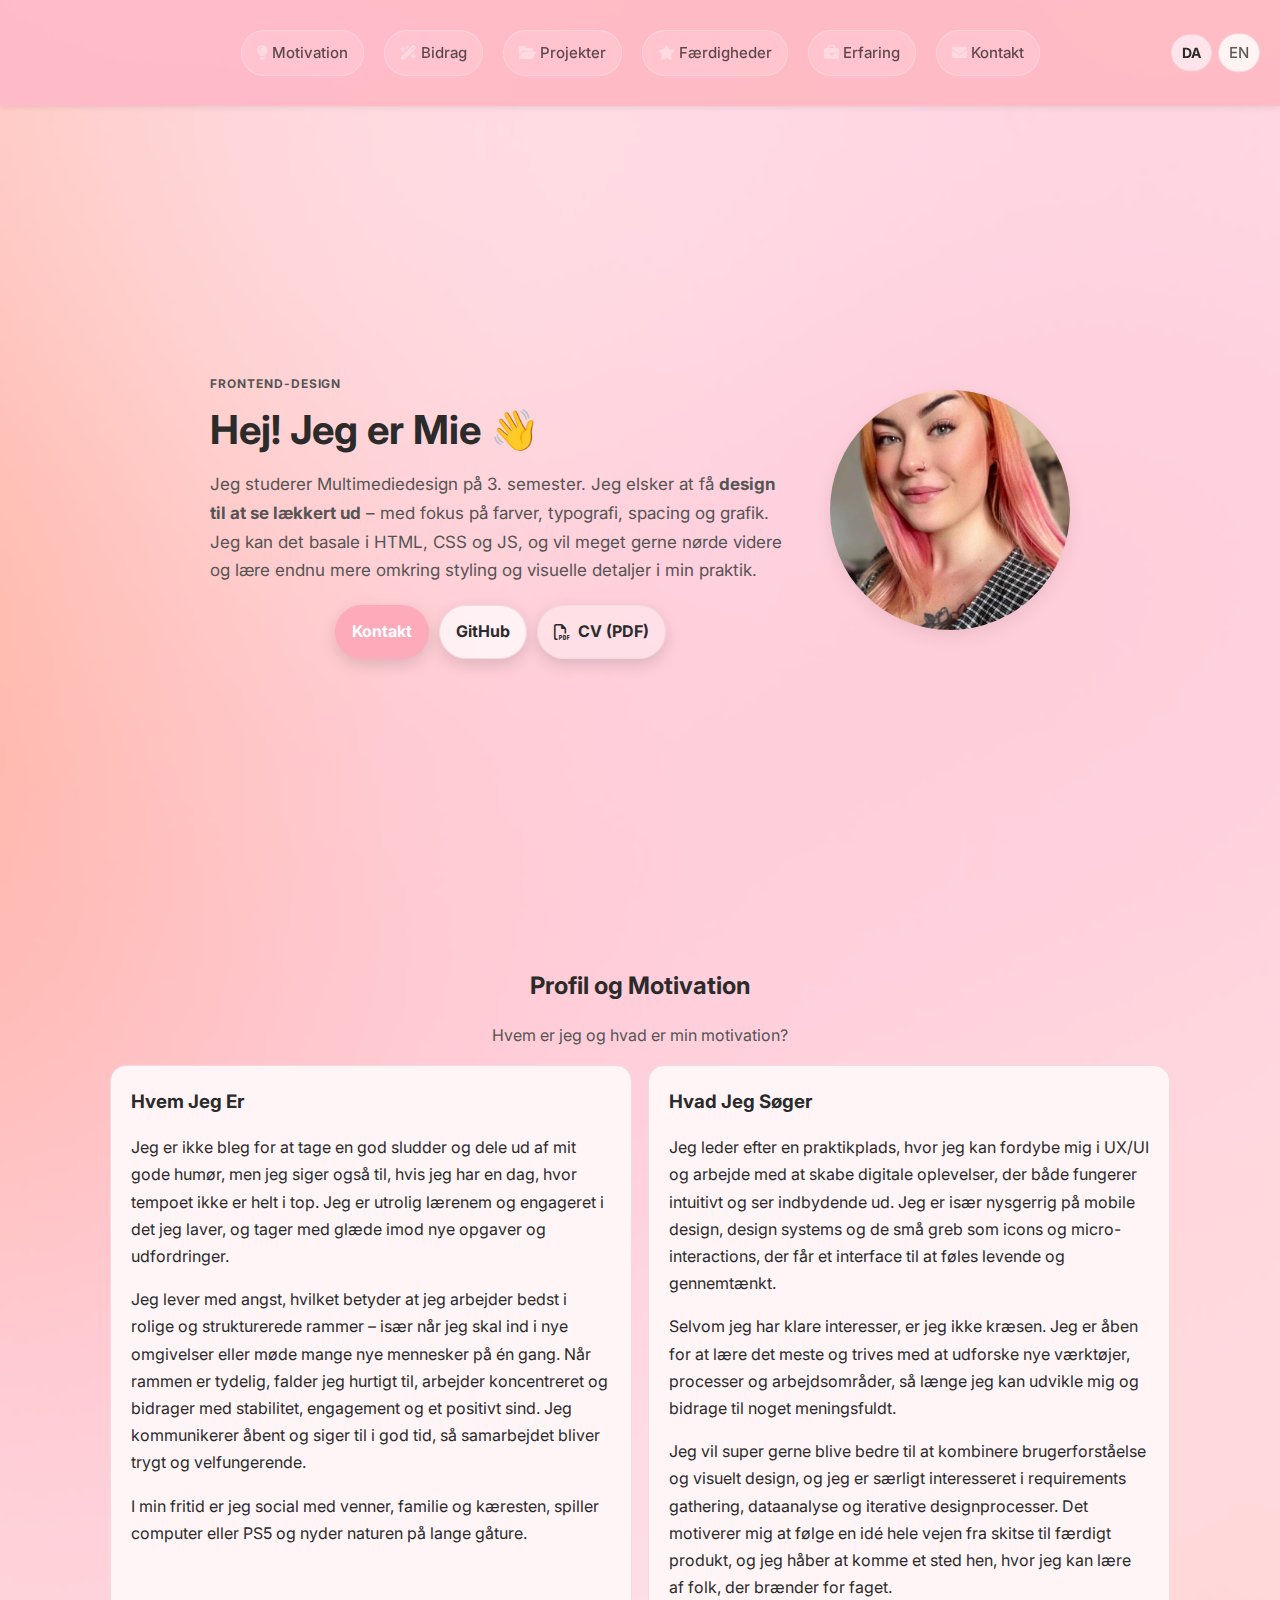
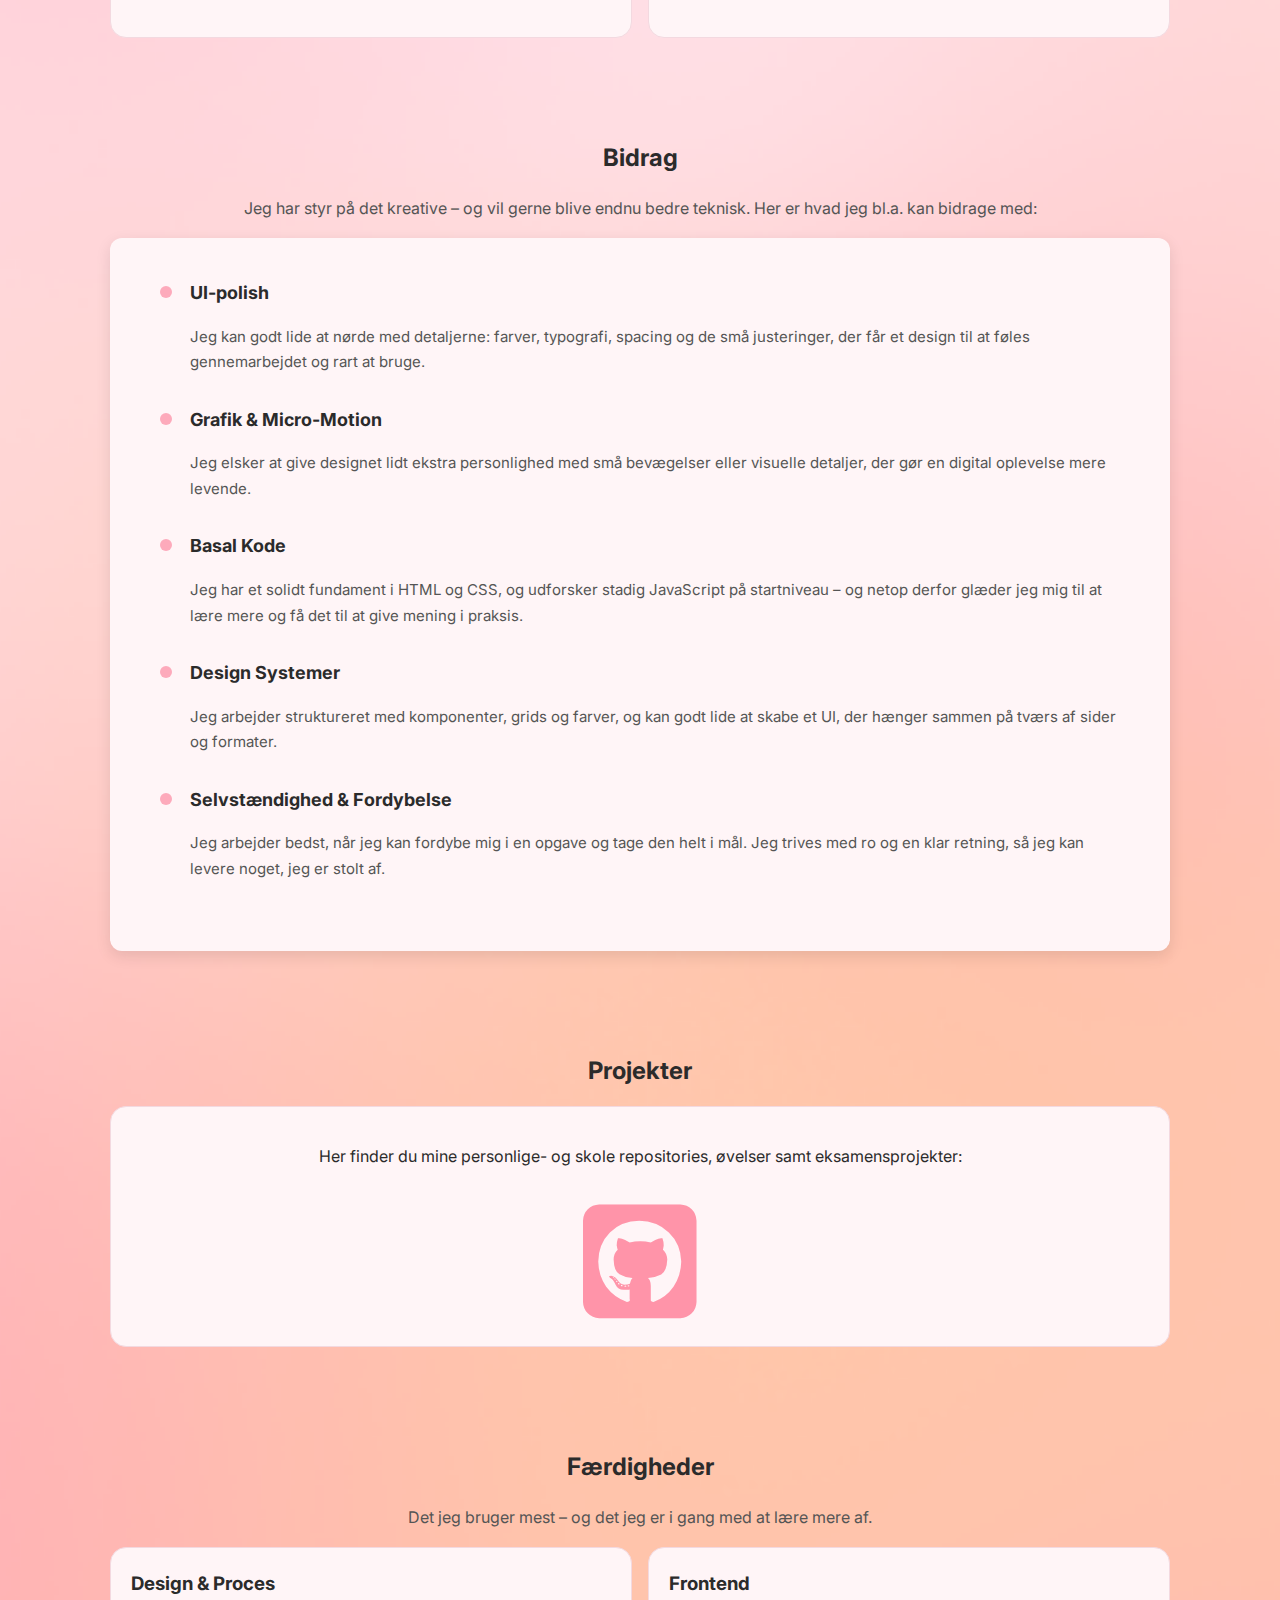
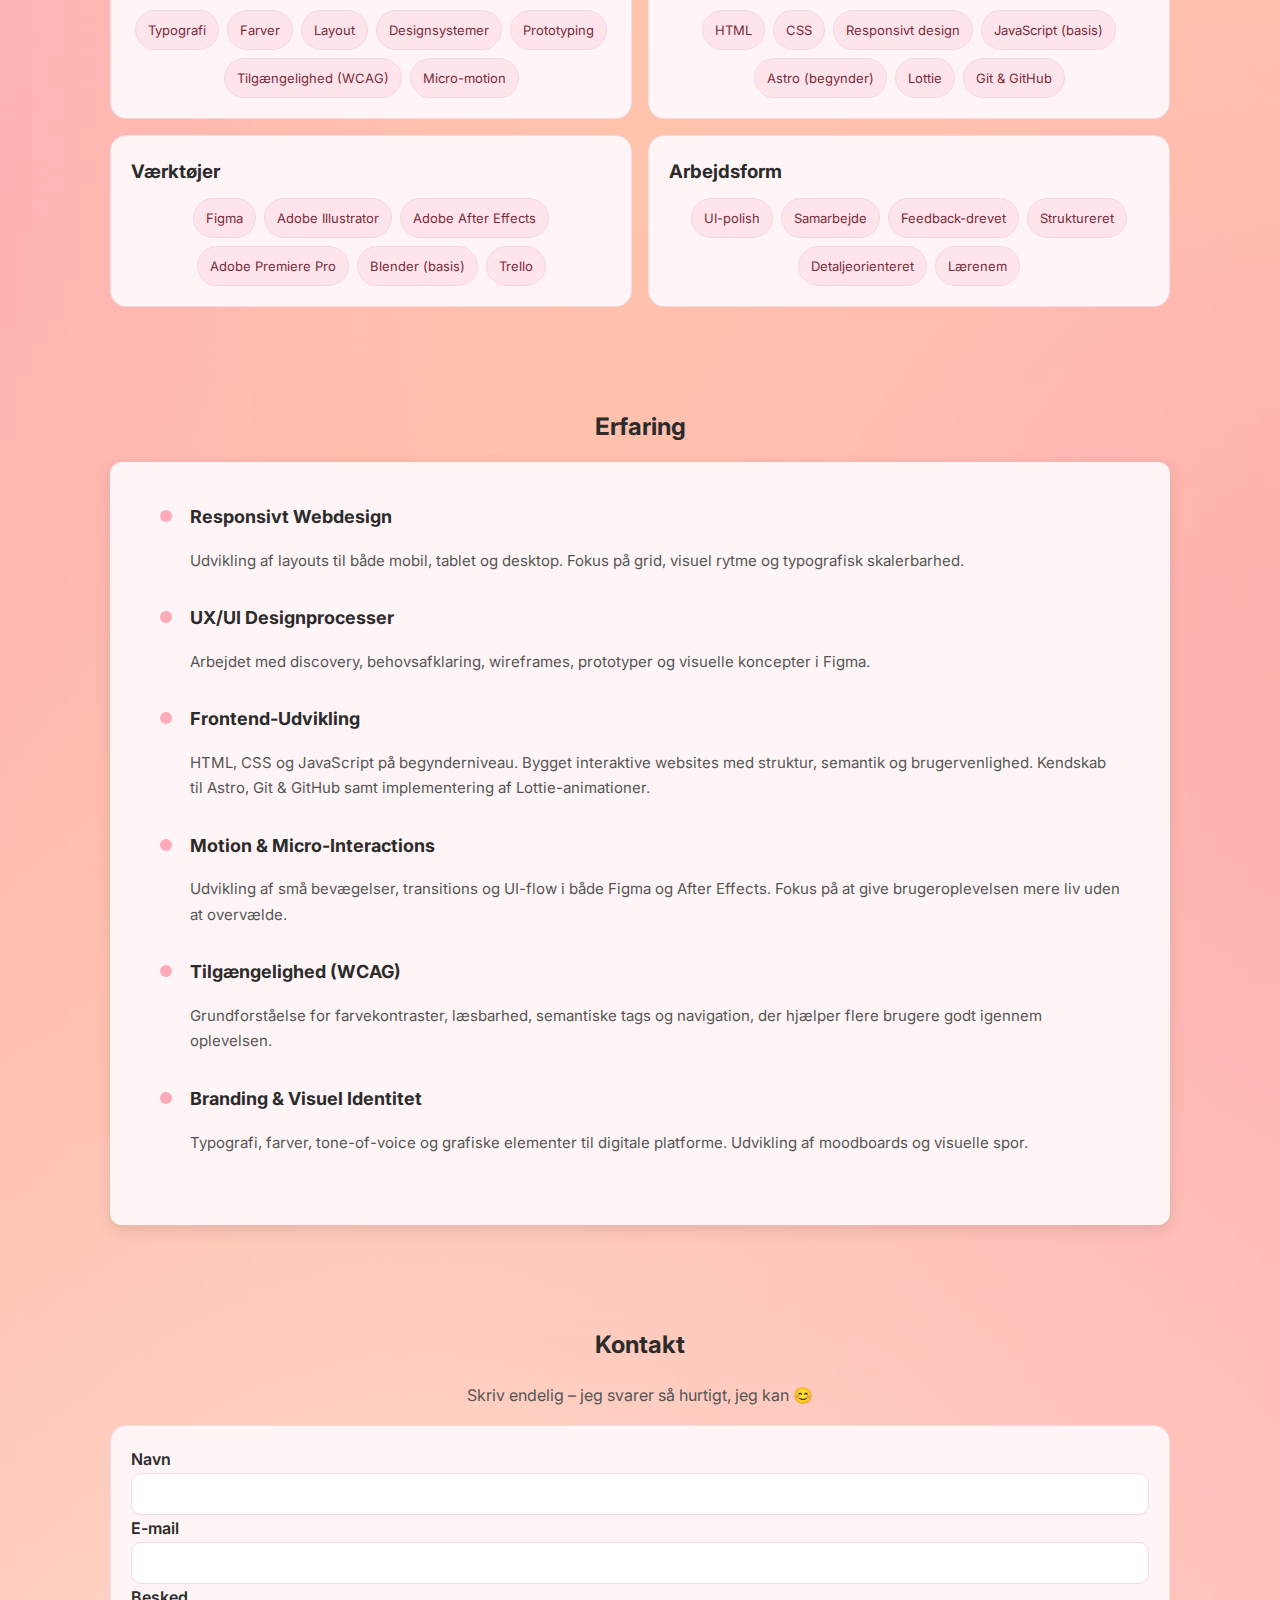
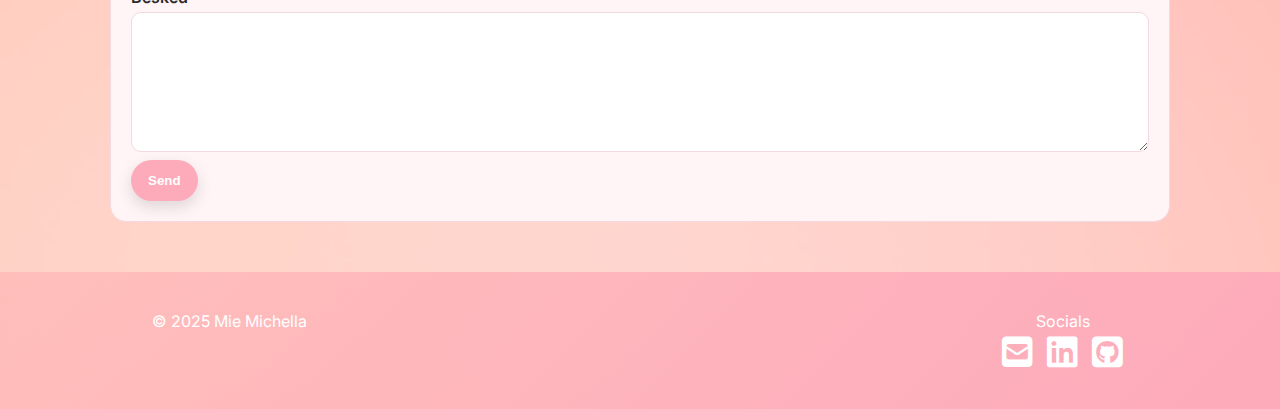
<file: index.html>
<!DOCTYPE html>
<html lang="da">
  <head>
    <meta charset="UTF-8" />
    <meta name="viewport" content="width=device-width, initial-scale=1.0" />
    <title>Mie Michella – Digital ansøgning</title>
    <link
      rel="stylesheet"
      href="https://cdnjs.cloudflare.com/ajax/libs/font-awesome/6.4.0/css/all.min.css"
    />
    <link rel="preconnect" href="https://fonts.googleapis.com" />
    <link rel="preconnect" href="https://fonts.gstatic.com" crossorigin />
    <link
      href="https://fonts.googleapis.com/css2?family=Inter:opsz,wght@14..32,300&display=swap"
      rel="stylesheet"
    />
    <link rel="stylesheet" href="style.css" />
  </head>
  <body>
    <!-- Navigation -->
    <nav>
      <button class="nav-toggle" aria-expanded="false" aria-label="Åbn menu">
        <i class="fa-solid fa-bars"></i>
      </button>

      <a href="#motivation"><i class="fas fa-lightbulb"></i>Motivation</a>
      <a href="#offer"><i class="fas fa-wand-magic-sparkles"></i>Bidrag</a>
      <a href="#projects"><i class="fas fa-folder-open"></i>Projekter</a>
      <a href="#skills"><i class="fas fa-star"></i>Færdigheder</a>
      <a href="#experience"><i class="fas fa-briefcase"></i>Erfaring</a>
      <a href="#contact"><i class="fas fa-envelope"></i>Kontakt</a>

      <div class="lang-switch">
        <span class="lang active">DA</span>
        <a href="en/" class="lang">EN</a>
      </div>
    </nav>

    <main>
      <!-- Profil -->
      <section id="profile" class="hero">
        <div class="container hero-inner">
          <div class="hero-text">
            <p class="eyebrow">Frontend-design</p>
            <h1>Hej! Jeg er Mie 👋</h1>
            <p class="lead">
              Jeg studerer Multimediedesign på 3. semester. Jeg elsker at få
              <strong>design til at se lækkert ud</strong> – med fokus på
              farver, typografi, spacing og grafik. Jeg kan det basale i HTML,
              CSS og JS, og vil meget gerne nørde videre og lære endnu mere
              omkring styling og visuelle detaljer i min praktik.
            </p>
            <div class="cta">
              <a class="btn btn-primary" href="#contact">Kontakt</a>
              <a class="btn" href="https://github.com/mifr-ek" target="_blank"
                >GitHub</a
              >
              <a
                class="btn btn-ghost"
                href="../assets/Mie CV 2025.pdf"
                target="_blank"
                download
              >
                <i class="fa-regular fa-file-pdf"></i>CV (PDF)
              </a>
            </div>
          </div>
          <div class="portrait">
            <img src="./img/me.jpg" alt="Portræt af Mie Michella" />
          </div>
        </div>
      </section>

      <!-- Motivation -->
      <section id="motivation">
        <div class="container">
          <header>
            <h2>Profil og Motivation</h2>
            <p>Hvem er jeg og hvad er min motivation?</p>
          </header>

          <div class="grid-2">
            <article class="card">
              <h3>Hvem Jeg Er</h3>
              <p>
                Jeg er ikke bleg for at tage en god sludder og dele ud af mit
                gode humør, men jeg siger også til, hvis jeg har en dag, hvor
                tempoet ikke er helt i top. Jeg er utrolig lærenem og engageret
                i det jeg laver, og tager med glæde imod nye opgaver og
                udfordringer.
              </p>

              <p>
                Jeg lever med angst, hvilket betyder at jeg arbejder bedst i
                rolige og strukturerede rammer – især når jeg skal ind i nye
                omgivelser eller møde mange nye mennesker på én gang. Når rammen
                er tydelig, falder jeg hurtigt til, arbejder koncentreret og
                bidrager med stabilitet, engagement og et positivt sind. Jeg
                kommunikerer åbent og siger til i god tid, så samarbejdet bliver
                trygt og velfungerende.
              </p>

              <p>
                I min fritid er jeg social med venner, familie og kæresten,
                spiller computer eller PS5 og nyder naturen på lange gåture.
              </p>
            </article>

            <article class="card">
              <h3>Hvad Jeg Søger</h3>
              <p>
                Jeg leder efter en praktikplads, hvor jeg kan fordybe mig i
                UX/UI og arbejde med at skabe digitale oplevelser, der både
                fungerer intuitivt og ser indbydende ud. Jeg er især nysgerrig
                på mobile design, design systems og de små greb som icons og
                micro-interactions, der får et interface til at føles levende og
                gennemtænkt.
              </p>

              <p>
                Selvom jeg har klare interesser, er jeg ikke kræsen. Jeg er åben
                for at lære det meste og trives med at udforske nye værktøjer,
                processer og arbejdsområder, så længe jeg kan udvikle mig og
                bidrage til noget meningsfuldt.
              </p>

              <p>
                Jeg vil super gerne blive bedre til at kombinere
                brugerforståelse og visuelt design, og jeg er særligt
                interesseret i requirements gathering, dataanalyse og iterative
                designprocesser. Det motiverer mig at følge en idé hele vejen
                fra skitse til færdigt produkt, og jeg håber at komme et sted
                hen, hvor jeg kan lære af folk, der brænder for faget.
              </p>
            </article>
          </div>
        </div>
      </section>

      <!-- Mit bidrag -->
      <section id="offer">
        <div class="container">
          <header>
            <h2>Bidrag</h2>
            <p>
              Jeg har styr på det kreative – og vil gerne blive endnu bedre
              teknisk. Her er hvad jeg bl.a. kan bidrage med:
            </p>
          </header>

          <div class="timeline">
            <div class="tl-item">
              <span class="dot"></span>
              <div>
                <h3>UI-polish</h3>
                <p>
                  Jeg kan godt lide at nørde med detaljerne: farver, typografi,
                  spacing og de små justeringer, der får et design til at føles
                  gennemarbejdet og rart at bruge.
                </p>
              </div>
            </div>

            <div class="tl-item">
              <span class="dot"></span>
              <div>
                <h3>Grafik & Micro-Motion</h3>
                <p>
                  Jeg elsker at give designet lidt ekstra personlighed med små
                  bevægelser eller visuelle detaljer, der gør en digital
                  oplevelse mere levende.
                </p>
              </div>
            </div>

            <div class="tl-item">
              <span class="dot"></span>
              <div>
                <h3>Basal Kode</h3>
                <p>
                  Jeg har et solidt fundament i HTML og CSS, og udforsker stadig
                  JavaScript på startniveau – og netop derfor glæder jeg mig til
                  at lære mere og få det til at give mening i praksis.
                </p>
              </div>
            </div>

            <div class="tl-item">
              <span class="dot"></span>
              <div>
                <h3>Design Systemer</h3>
                <p>
                  Jeg arbejder struktureret med komponenter, grids og farver, og
                  kan godt lide at skabe et UI, der hænger sammen på tværs af
                  sider og formater.
                </p>
              </div>
            </div>

            <div class="tl-item">
              <span class="dot"></span>
              <div>
                <h3>Selvstændighed & Fordybelse</h3>
                <p>
                  Jeg arbejder bedst, når jeg kan fordybe mig i en opgave og
                  tage den helt i mål. Jeg trives med ro og en klar retning, så
                  jeg kan levere noget, jeg er stolt af.
                </p>
              </div>
            </div>
          </div>
        </div>
      </section>

      <!-- Projekter -->
      <section id="projects">
        <div class="container">
          <header>
            <h2>Projekter</h2>
          </header>

          <div class="card center">
            <p>
              Her finder du mine personlige- og skole repositories, øvelser samt
              eksamensprojekter:
            </p>
            <a target="_blank" href="https://github.com/mifr-ek">
              <i class="fa-brands fa-square-github"></i>
            </a>
          </div>
        </div>
      </section>

      <!-- Færdigheder -->
      <!-- ===== FÆRDIGHEDER ===== -->
      <section id="skills">
        <div class="container">
          <header>
            <h2>Færdigheder</h2>
            <p>
              Det jeg bruger mest – og det jeg er i gang med at lære mere af.
            </p>
          </header>

          <div class="grid-2">
            <!-- Design & proces -->
            <div class="card">
              <h3>Design & Proces</h3>
              <div class="chips">
                <span class="chip">Typografi</span>
                <span class="chip">Farver</span>
                <span class="chip">Layout</span>
                <span class="chip">Designsystemer</span>
                <span class="chip">Prototyping</span>
                <span class="chip">Tilgængelighed (WCAG)</span>
                <span class="chip">Micro-motion</span>
              </div>
            </div>

            <!-- Frontend -->
            <div class="card">
              <h3>Frontend</h3>
              <div class="chips">
                <span class="chip">HTML</span>
                <span class="chip">CSS</span>
                <span class="chip">Responsivt design</span>
                <span class="chip">JavaScript (basis)</span>
                <span class="chip">Astro (begynder)</span>
                <span class="chip">Lottie</span>
                <span class="chip">Git & GitHub</span>
              </div>
            </div>

            <!-- Værktøjer -->
            <div class="card">
              <h3>Værktøjer</h3>
              <div class="chips">
                <span class="chip">Figma</span>
                <span class="chip">Adobe Illustrator</span>
                <span class="chip">Adobe After Effects</span>
                <span class="chip">Adobe Premiere Pro</span>
                <span class="chip">Blender (basis)</span>
                <span class="chip">Trello</span>
              </div>
            </div>

            <!-- Bonus: Arbejdsform -->
            <div class="card">
              <h3>Arbejdsform</h3>
              <div class="chips">
                <span class="chip">UI-polish</span>
                <span class="chip">Samarbejde</span>
                <span class="chip">Feedback-drevet</span>
                <span class="chip">Struktureret</span>
                <span class="chip">Detaljeorienteret</span>
                <span class="chip">Lærenem</span>
              </div>
            </div>
          </div>
        </div>
      </section>

      <!-- Erfaring -->
      <section id="experience">
        <div class="container">
          <header>
            <h2>Erfaring</h2>
          </header>

          <div class="timeline">
            <div class="tl-item">
              <span class="dot"></span>
              <div>
                <h3>Responsivt Webdesign</h3>
                <p>
                  Udvikling af layouts til både mobil, tablet og desktop. Fokus
                  på grid, visuel rytme og typografisk skalerbarhed.
                </p>
              </div>
            </div>

            <div class="tl-item">
              <span class="dot"></span>
              <div>
                <h3>UX/UI Designprocesser</h3>
                <p>
                  Arbejdet med discovery, behovsafklaring, wireframes,
                  prototyper og visuelle koncepter i Figma.
                </p>
              </div>
            </div>

            <div class="tl-item">
              <span class="dot"></span>
              <div>
                <h3>Frontend-Udvikling</h3>
                <p>
                  HTML, CSS og JavaScript på begynderniveau. Bygget interaktive
                  websites med struktur, semantik og brugervenlighed. Kendskab
                  til Astro, Git & GitHub samt implementering af
                  Lottie-animationer.
                </p>
              </div>
            </div>

            <div class="tl-item">
              <span class="dot"></span>
              <div>
                <h3>Motion & Micro-Interactions</h3>
                <p>
                  Udvikling af små bevægelser, transitions og UI-flow i både
                  Figma og After Effects. Fokus på at give brugeroplevelsen mere
                  liv uden at overvælde.
                </p>
              </div>
            </div>

            <div class="tl-item">
              <span class="dot"></span>
              <div>
                <h3>Tilgængelighed (WCAG)</h3>
                <p>
                  Grundforståelse for farvekontraster, læsbarhed, semantiske
                  tags og navigation, der hjælper flere brugere godt igennem
                  oplevelsen.
                </p>
              </div>
            </div>

            <div class="tl-item">
              <span class="dot"></span>
              <div>
                <h3>Branding & Visuel Identitet</h3>
                <p>
                  Typografi, farver, tone-of-voice og grafiske elementer til
                  digitale platforme. Udvikling af moodboards og visuelle spor.
                </p>
              </div>
            </div>
          </div>
        </div>
      </section>

      <!-- Kontakt -->
      <section id="contact">
        <div class="container">
          <header>
            <h2>Kontakt</h2>
            <p>Skriv endelig – jeg svarer så hurtigt, jeg kan 😊</p>
          </header>

          <div class="card">
            <form action="https://api.web3forms.com/submit" method="POST">
              <input
                type="hidden"
                name="access_key"
                value="21f446d4-e8b8-4572-a9fc-3b152ede4d99"
              />
              <label for="name">Navn</label>
              <input id="name" name="name" type="text" required />

              <label for="email">E-mail</label>
              <input id="email" name="email" type="email" required />

              <label for="message">Besked</label>
              <textarea id="message" name="message" required></textarea>

              <button class="btn btn-primary" type="submit">Send</button>
            </form>
          </div>
        </div>
      </section>
    </main>

    <!-- Din originale footer -->
    <footer>
      <p>© 2025 Mie Michella</p>
      <p>
        <span class="bold">Socials</span><br />
        <a href="mailto:mifr@stud.ek.dk"
          ><i class="fa-solid fa-square-envelope"></i
        ></a>
        <a target="_blank" href="https://www.linkedin.com/in/miemichella/"
          ><i class="fa-brands fa-linkedin"></i
        ></a>
        <a target="_blank" href="https://www.github.com/mifr-ek/"
          ><i class="fa-brands fa-square-github"></i
        ></a>
      </p>
    </footer>

    <button id="backToTop" class="back-to-top">
      <i class="fa-solid fa-arrow-up"></i>
    </button>

    <script src="script.js" defer></script>
  </body>
</html>
</file>
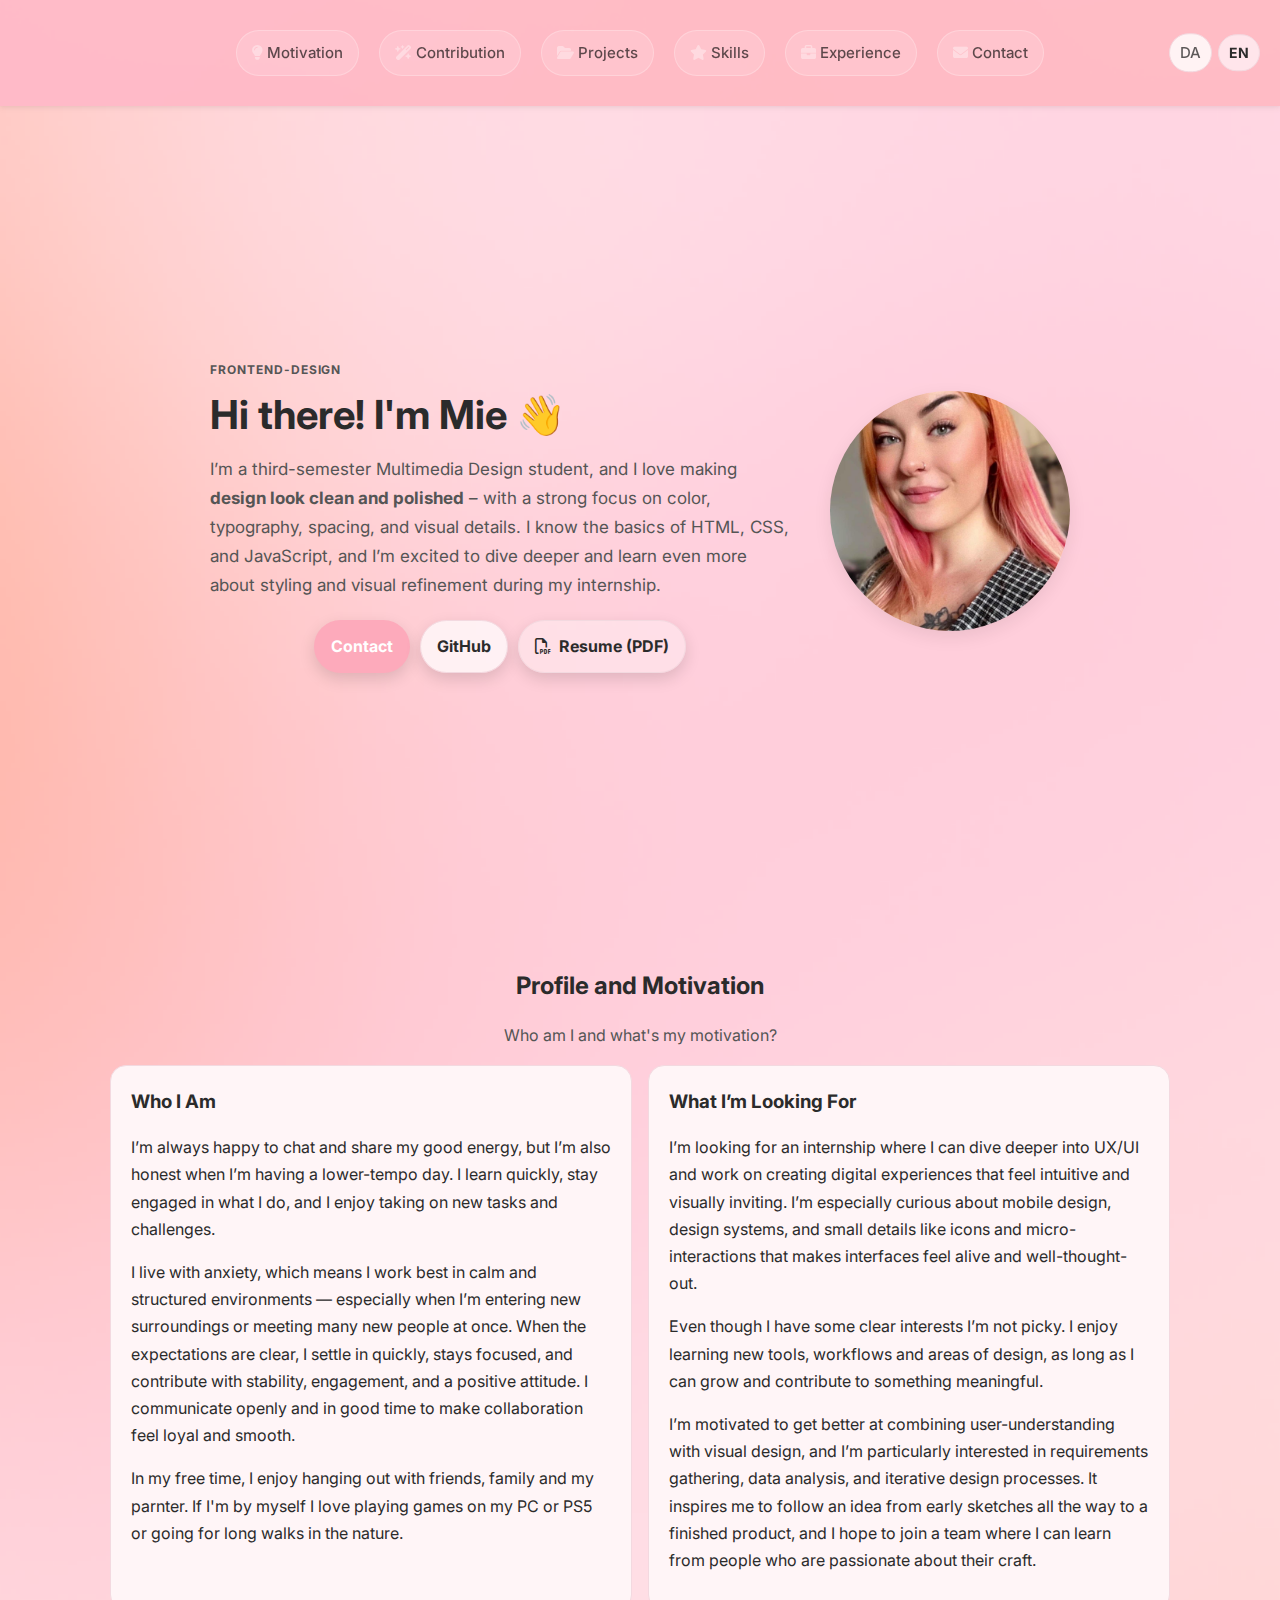
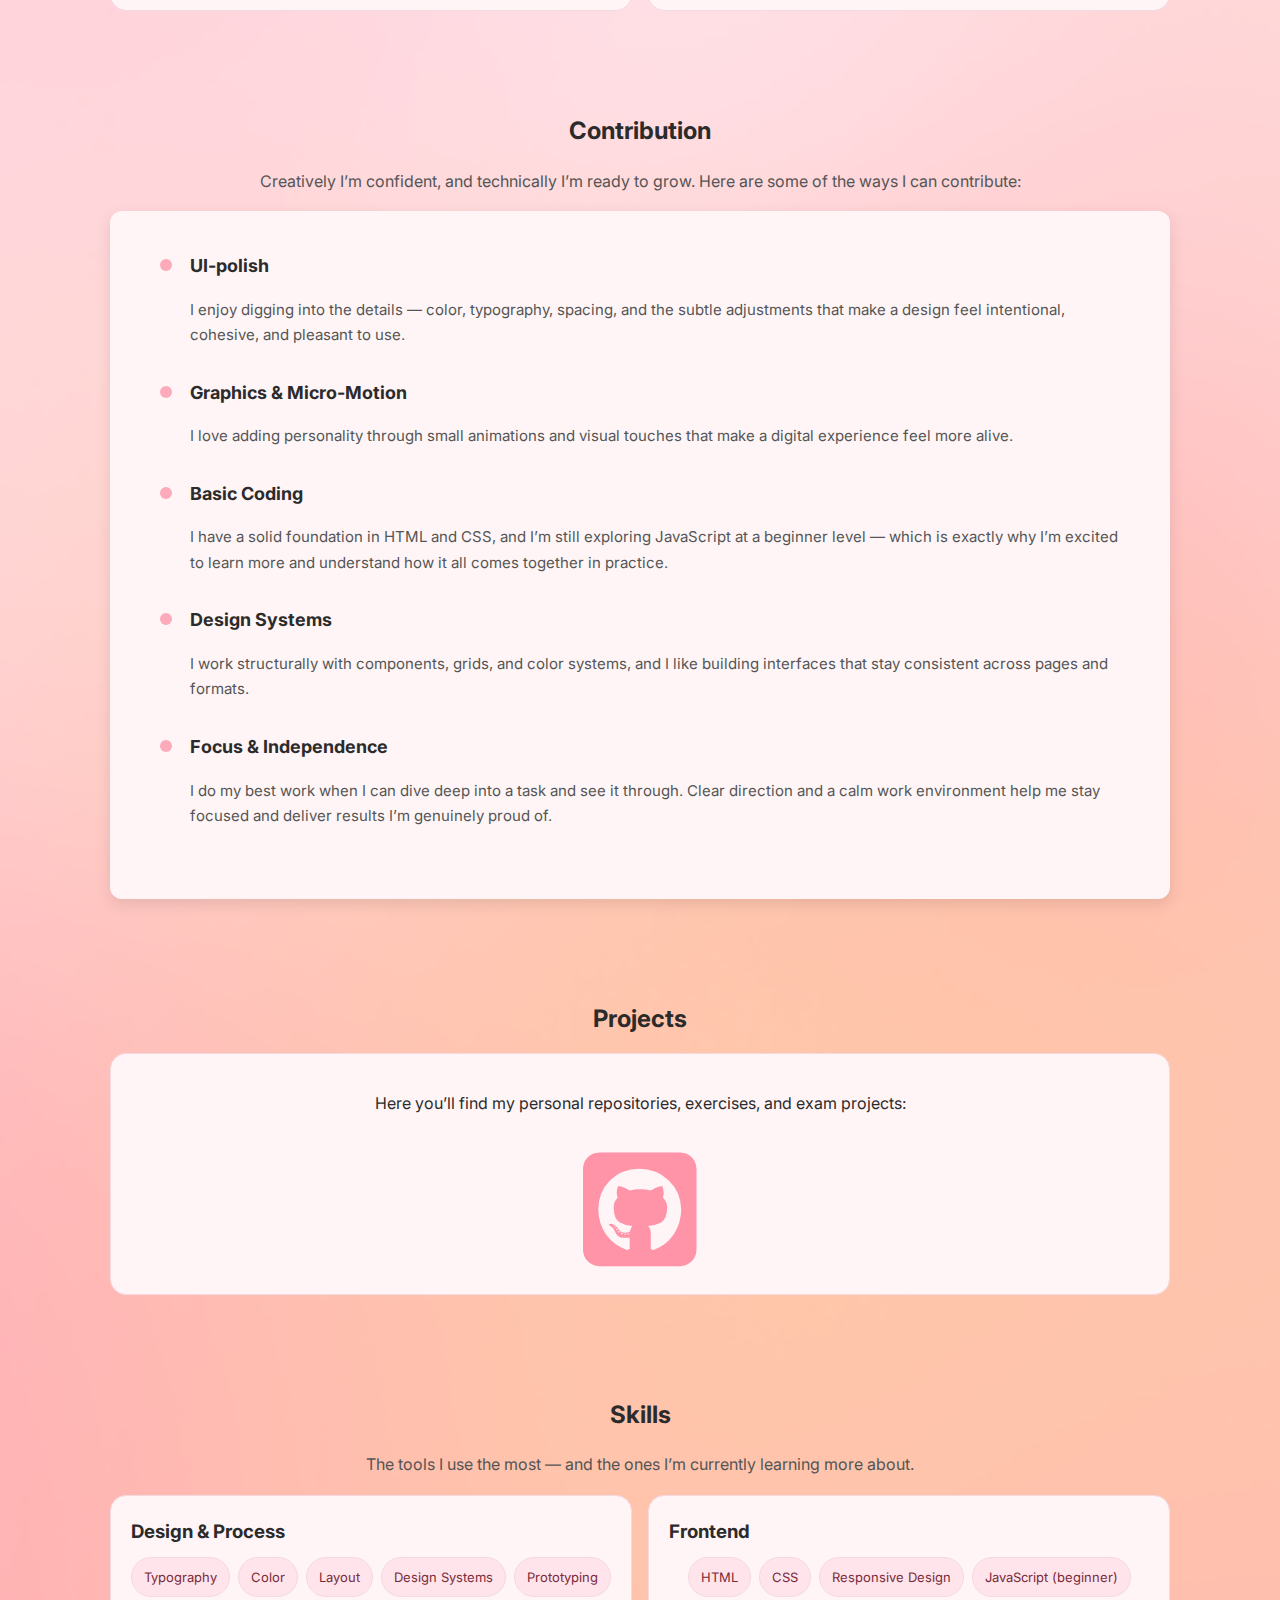
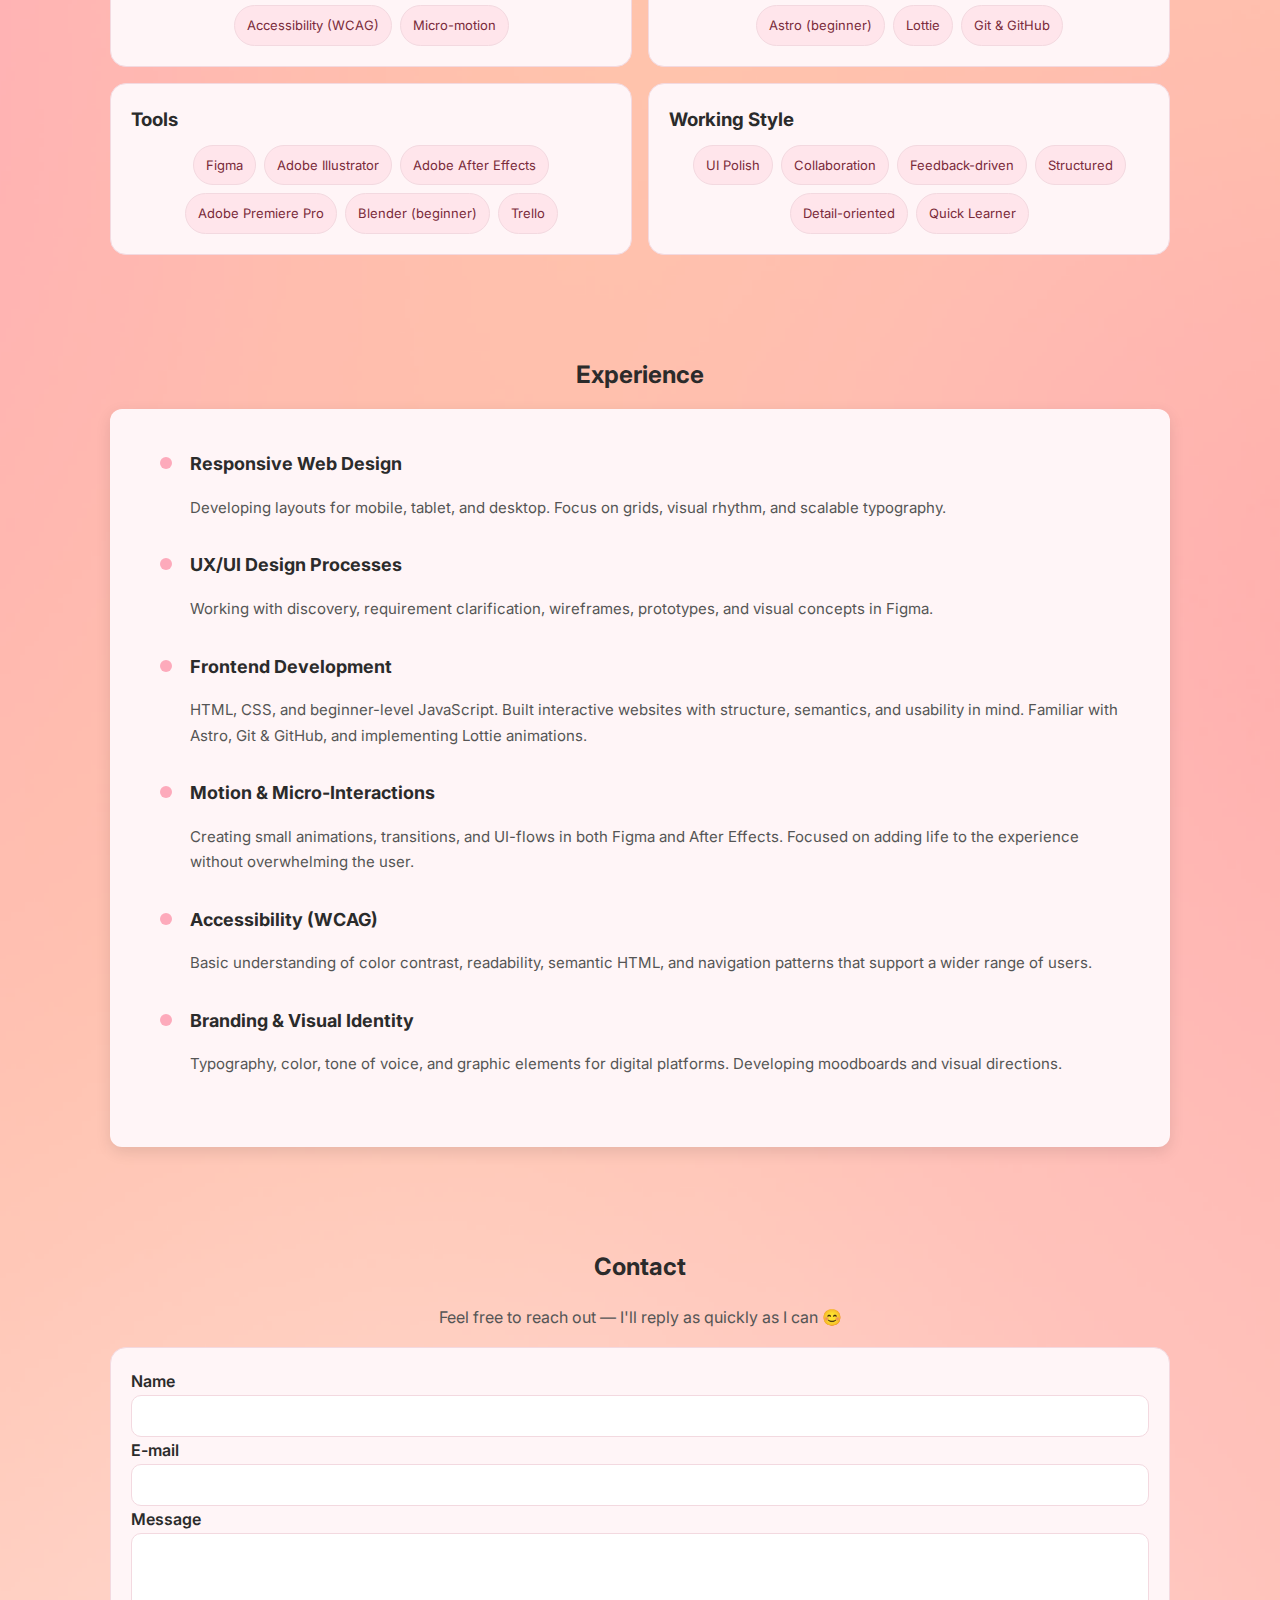
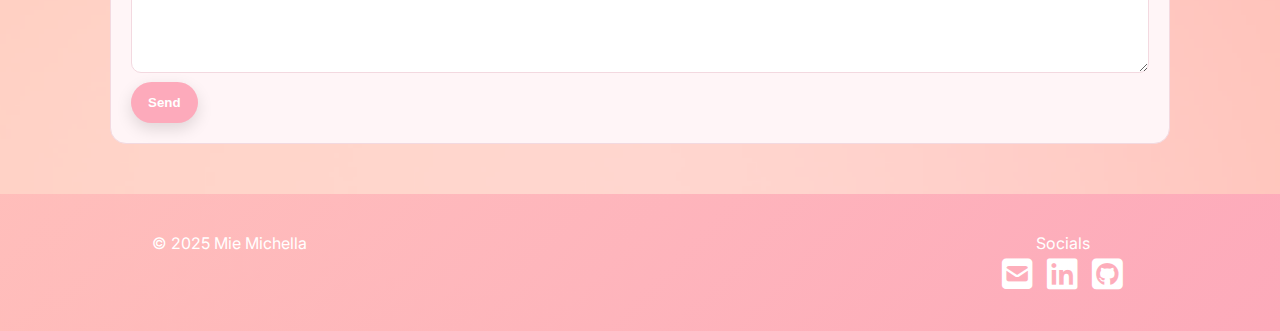
<file: en/index.html>
<!DOCTYPE html>
<html lang="en">
  <head>
    <meta charset="UTF-8" />
    <meta name="viewport" content="width=device-width, initial-scale=1.0" />
    <title>Mie Michella – Digital Internship Application</title>
    <link
      rel="stylesheet"
      href="https://cdnjs.cloudflare.com/ajax/libs/font-awesome/6.4.0/css/all.min.css"
    />
    <link rel="preconnect" href="https://fonts.googleapis.com" />
    <link rel="preconnect" href="https://fonts.gstatic.com" crossorigin />
    <link
      href="https://fonts.googleapis.com/css2?family=Inter:opsz,wght@14..32,300&display=swap"
      rel="stylesheet"
    />
    <link rel="stylesheet" href="../style.css" />
  </head>

  <body>
    <!-- Navigation -->
    <nav>
      <button class="nav-toggle" aria-expanded="false" aria-label="Åbn menu">
        <i class="fa-solid fa-bars"></i>
      </button>

      <a href="#motivation"><i class="fas fa-lightbulb"></i>Motivation</a>
      <a href="#offer"
        ><i class="fas fa-wand-magic-sparkles"></i>Contribution</a
      >
      <a href="#projects"><i class="fas fa-folder-open"></i>Projects</a>
      <a href="#skills"><i class="fas fa-star"></i>Skills</a>
      <a href="#experience"><i class="fas fa-briefcase"></i>Experience</a>
      <a href="#contact"><i class="fas fa-envelope"></i>Contact</a>
      <div class="lang-switch">
        <a href="../" class="lang">DA</a>
        <span class="lang active">EN</span>
      </div>
    </nav>

    <main>
      <!-- Profile -->
      <section id="profile" class="hero">
        <div class="container hero-inner">
          <div class="hero-text">
            <p class="eyebrow">Frontend-design</p>
            <h1>Hi there! I'm Mie 👋</h1>
            <p class="lead">
              I’m a third-semester Multimedia Design student, and I love making
              <strong>design look clean and polished</strong> – with a strong
              focus on color, typography, spacing, and visual details. I know
              the basics of HTML, CSS, and JavaScript, and I’m excited to dive
              deeper and learn even more about styling and visual refinement
              during my internship.
            </p>
            <div class="cta">
              <a class="btn btn-primary" href="#contact">Contact</a>
              <a class="btn" href="https://github.com/mifr-ek" target="_blank"
                >GitHub</a
              >
              <a
                class="btn btn-ghost"
                href="../assets/Mie CV 2025.pdf"
                target="_blank"
                download
              >
                <i class="fa-regular fa-file-pdf"></i>Resume (PDF)
              </a>
            </div>
          </div>
          <div class="portrait">
            <img src="../img/me.jpg" alt="Portræt af Mie Michella" />
          </div>
        </div>
      </section>

      <!-- Motivation -->
      <section id="motivation">
        <div class="container">
          <header>
            <h2>Profile and Motivation</h2>
            <p>Who am I and what's my motivation?</p>
          </header>

          <div class="grid-2">
            <article class="card">
              <h3>Who I Am</h3>
              <p>
                I’m always happy to chat and share my good energy, but I’m also
                honest when I’m having a lower-tempo day. I learn quickly, stay
                engaged in what I do, and I enjoy taking on new tasks and
                challenges.
              </p>

              <p>
                I live with anxiety, which means I work best in calm and
                structured environments — especially when I’m entering new
                surroundings or meeting many new people at once. When the
                expectations are clear, I settle in quickly, stays focused, and
                contribute with stability, engagement, and a positive attitude.
                I communicate openly and in good time to make collaboration feel
                loyal and smooth.
              </p>

              <p>
                In my free time, I enjoy hanging out with friends, family and my
                parnter. If I'm by myself I love playing games on my PC or PS5
                or going for long walks in the nature.
              </p>
            </article>

            <article class="card">
              <h3>What I’m Looking For</h3>
              <p>
                I’m looking for an internship where I can dive deeper into UX/UI
                and work on creating digital experiences that feel intuitive and
                visually inviting. I’m especially curious about mobile design,
                design systems, and small details like icons and
                micro-interactions that makes interfaces feel alive and
                well-thought-out.
              </p>

              <p>
                Even though I have some clear interests I’m not picky. I enjoy
                learning new tools, workflows and areas of design, as long as I
                can grow and contribute to something meaningful.
              </p>

              <p>
                I’m motivated to get better at combining user-understanding with
                visual design, and I’m particularly interested in requirements
                gathering, data analysis, and iterative design processes. It
                inspires me to follow an idea from early sketches all the way to
                a finished product, and I hope to join a team where I can learn
                from people who are passionate about their craft.
              </p>
            </article>
          </div>
        </div>
      </section>

      <!-- My Contribution -->
      <section id="offer">
        <div class="container">
          <header>
            <h2>Contribution</h2>
            <p>
              Creatively I’m confident, and technically I’m ready to grow. Here
              are some of the ways I can contribute:
            </p>
          </header>

          <div class="timeline">
            <div class="tl-item">
              <span class="dot"></span>
              <div>
                <h3>UI-polish</h3>
                <p>
                  I enjoy digging into the details — color, typography, spacing,
                  and the subtle adjustments that make a design feel
                  intentional, cohesive, and pleasant to use.
                </p>
              </div>
            </div>

            <div class="tl-item">
              <span class="dot"></span>
              <div>
                <h3>Graphics & Micro-Motion</h3>
                <p>
                  I love adding personality through small animations and visual
                  touches that make a digital experience feel more alive.
                </p>
              </div>
            </div>

            <div class="tl-item">
              <span class="dot"></span>
              <div>
                <h3>Basic Coding</h3>
                <p>
                  I have a solid foundation in HTML and CSS, and I’m still
                  exploring JavaScript at a beginner level — which is exactly
                  why I’m excited to learn more and understand how it all comes
                  together in practice.
                </p>
              </div>
            </div>

            <div class="tl-item">
              <span class="dot"></span>
              <div>
                <h3>Design Systems</h3>
                <p>
                  I work structurally with components, grids, and color systems,
                  and I like building interfaces that stay consistent across
                  pages and formats.
                </p>
              </div>
            </div>

            <div class="tl-item">
              <span class="dot"></span>
              <div>
                <h3>Focus & Independence</h3>
                <p>
                  I do my best work when I can dive deep into a task and see it
                  through. Clear direction and a calm work environment help me
                  stay focused and deliver results I’m genuinely proud of.
                </p>
              </div>
            </div>
          </div>
        </div>
      </section>

      <!-- Projects -->
      <section id="projects">
        <div class="container">
          <header>
            <h2>Projects</h2>
          </header>

          <div class="card center">
            <p>
              Here you’ll find my personal repositories, exercises, and exam
              projects:
            </p>
            <a target="_blank" href="https://github.com/mifr-ek">
              <i class="fa-brands fa-square-github"></i>
            </a>
          </div>
        </div>
      </section>

      <!-- Skills -->
      <section id="skills">
        <div class="container">
          <header>
            <h2>Skills</h2>
            <p>
              The tools I use the most — and the ones I’m currently learning
              more about.
            </p>
          </header>

          <div class="grid-2">
            <!-- Design & process -->
            <div class="card">
              <h3>Design & Process</h3>
              <div class="chips">
                <span class="chip">Typography</span>
                <span class="chip">Color</span>
                <span class="chip">Layout</span>
                <span class="chip">Design Systems</span>
                <span class="chip">Prototyping</span>
                <span class="chip">Accessibility (WCAG)</span>
                <span class="chip">Micro-motion</span>
              </div>
            </div>

            <!-- Frontend -->
            <div class="card">
              <h3>Frontend</h3>
              <div class="chips">
                <span class="chip">HTML</span>
                <span class="chip">CSS</span>
                <span class="chip">Responsive Design</span>
                <span class="chip">JavaScript (beginner)</span>
                <span class="chip">Astro (beginner)</span>
                <span class="chip">Lottie</span>
                <span class="chip">Git & GitHub</span>
              </div>
            </div>

            <!-- Tools -->
            <div class="card">
              <h3>Tools</h3>
              <div class="chips">
                <span class="chip">Figma</span>
                <span class="chip">Adobe Illustrator</span>
                <span class="chip">Adobe After Effects</span>
                <span class="chip">Adobe Premiere Pro</span>
                <span class="chip">Blender (beginner)</span>
                <span class="chip">Trello</span>
              </div>
            </div>

            <!-- Working Style -->
            <div class="card">
              <h3>Working Style</h3>
              <div class="chips">
                <span class="chip">UI Polish</span>
                <span class="chip">Collaboration</span>
                <span class="chip">Feedback-driven</span>
                <span class="chip">Structured</span>
                <span class="chip">Detail-oriented</span>
                <span class="chip">Quick Learner</span>
              </div>
            </div>
          </div>
        </div>
      </section>

      <!-- Experience -->
      <section id="experience">
        <div class="container">
          <header>
            <h2>Experience</h2>
          </header>

          <div class="timeline">
            <div class="tl-item">
              <span class="dot"></span>
              <div>
                <h3>Responsive Web Design</h3>
                <p>
                  Developing layouts for mobile, tablet, and desktop. Focus on
                  grids, visual rhythm, and scalable typography.
                </p>
              </div>
            </div>

            <div class="tl-item">
              <span class="dot"></span>
              <div>
                <h3>UX/UI Design Processes</h3>
                <p>
                  Working with discovery, requirement clarification, wireframes,
                  prototypes, and visual concepts in Figma.
                </p>
              </div>
            </div>

            <div class="tl-item">
              <span class="dot"></span>
              <div>
                <h3>Frontend Development</h3>
                <p>
                  HTML, CSS, and beginner-level JavaScript. Built interactive
                  websites with structure, semantics, and usability in mind.
                  Familiar with Astro, Git & GitHub, and implementing Lottie
                  animations.
                </p>
              </div>
            </div>

            <div class="tl-item">
              <span class="dot"></span>
              <div>
                <h3>Motion & Micro-Interactions</h3>
                <p>
                  Creating small animations, transitions, and UI-flows in both
                  Figma and After Effects. Focused on adding life to the
                  experience without overwhelming the user.
                </p>
              </div>
            </div>

            <div class="tl-item">
              <span class="dot"></span>
              <div>
                <h3>Accessibility (WCAG)</h3>
                <p>
                  Basic understanding of color contrast, readability, semantic
                  HTML, and navigation patterns that support a wider range of
                  users.
                </p>
              </div>
            </div>

            <div class="tl-item">
              <span class="dot"></span>
              <div>
                <h3>Branding & Visual Identity</h3>
                <p>
                  Typography, color, tone of voice, and graphic elements for
                  digital platforms. Developing moodboards and visual
                  directions.
                </p>
              </div>
            </div>
          </div>
        </div>
      </section>

      <!-- Contact -->
      <section id="contact">
        <div class="container">
          <header>
            <h2>Contact</h2>
            <p>Feel free to reach out — I'll reply as quickly as I can 😊</p>
          </header>

          <div class="card">
            <form action="https://api.web3forms.com/submit" method="POST">
              <input
                type="hidden"
                name="access_key"
                value="21f446d4-e8b8-4572-a9fc-3b152ede4d99"
              />
              <label for="name">Name</label>
              <input id="name" name="name" type="text" required />

              <label for="email">E-mail</label>
              <input id="email" name="email" type="email" required />

              <label for="message">Message</label>
              <textarea id="message" name="message" required></textarea>

              <button class="btn btn-primary" type="submit">Send</button>
            </form>
          </div>
        </div>
      </section>
    </main>

    <!-- Footer -->
    <footer>
      <p>© 2025 Mie Michella</p>
      <p>
        <span class="bold">Socials</span><br />
        <a href="mailto:mifr@stud.ek.dk"
          ><i class="fa-solid fa-square-envelope"></i
        ></a>

        <a target="_blank" href="https://www.linkedin.com/in/miemichella/"
          ><i class="fa-brands fa-linkedin"></i
        ></a>

        <a target="_blank" href="https://www.github.com/mifr-ek/"
          ><i class="fa-brands fa-square-github"></i
        ></a>
      </p>
    </footer>

    <button id="backToTop" class="back-to-top">
      <i class="fa-solid fa-arrow-up"></i>
    </button>

    <script src="../script.js" defer></script>
  </body>
</html>
</file>
<file: style.css>
:root {
  --bg: #fff5f7;
  --surface: #fff5f7;
  --text: #2b2b2b;
  --muted: #555;
  --border: #f3d9e0;
  --accent: #fdaabb;
  --accent-strong: #ff94a9;
  --accent-soft: #ffe5eb;
  --btn-accent: var(--accent);
  --btn-accent-strong: var(--accent-strong);
  --radius: 16px;
  --container: 1100px;
  --section-padding: 50px;
  --nav-bg: #ffbfb4;
  --nav-img: url(./img/wallpaper.png);
}

* {
  box-sizing: border-box;
}

html {
  scroll-behavior: smooth;
}

body {
  margin: 0;
  font-family: "Inter", sans-serif;
  color: var(--text);
  background: var(--bg) url(./img/wallpaper.png) no-repeat center/cover;
  line-height: 1.7;
}

img {
  max-width: 100%;
  display: block;
}

a {
  color: inherit;
  text-decoration: none;
}

.container {
  max-width: var(--container);
  margin: 0 auto;
  padding: 0 20px;
}

.card {
  background: var(--surface);
  border: 1px solid var(--border);
  border-radius: var(--radius);
  padding: 20px;
}

.center {
  text-align: center;
}

.eyebrow {
  font-size: 12px;
  font-weight: 700;
  letter-spacing: 0.08em;
  text-transform: uppercase;
  color: var(--muted);
}

h1,
h2,
h3 {
  margin: 0 0 10px;
}

/* Nav */
nav {
  position: sticky;
  top: 0;
  backdrop-filter: blur(12px);
  background-color: rgb(255 186 200);
  display: flex;
  justify-content: center;
  flex-wrap: wrap;
  padding: 30px 0;
  z-index: 1000;
  box-shadow: 0 0px 6px rgba(133, 120, 120, 0.276);
  transition: padding 0.3s ease;
  overflow: hidden;
  gap: 20px;
}

.nav-toggle {
  display: none;
  background: rgba(255, 255, 255, 0.25);
  border: 1px solid rgba(255, 255, 255, 0.6);
  border-radius: 999px;
  padding: 6px 10px;
  cursor: pointer;
  font-size: 18px;
  position: relative;
  z-index: 2;
}

.nav-toggle i {
  color: #555;
}

nav::before {
  content: "";
  position: absolute;
  inset: 0;
  background: var(--nav-img) center / cover no-repeat;
  transform: scaleY(1);
  pointer-events: none;
  z-index: 0;
  opacity: 0.1;
}

nav.shrink {
  padding: 17px 0;
}

nav a {
  position: relative;
  z-index: 1;
  color: #000000a3;
  background: rgb(255 255 255 / 14%);
  border-radius: 50px;
  border: 1px solid rgba(255, 255, 255, 0.25);
  font-weight: 500;
  font-size: 15px;
  padding: 9px 15px;
  transition: padding 0.3s ease, font-size 0.3s ease, color 0.2s ease,
    background-color 0.2s ease;
}

nav.shrink a {
  font-size: 14px;
  padding: 5px 10px;
}

nav a i {
  margin-right: 4px;
  color: #ffffff62;
  transition: color 0.2s ease;
}

nav a:hover {
  color: #000000;
  font-weight: 500;
}

nav a:hover i {
  color: #ffffffbf;
}

/* Sections */
section {
  padding: var(--section-padding) 20px;
  margin: 0 auto;
}

section + section {
  margin-top: var(--section-gap);
}

section header {
  text-align: center;
  margin-bottom: 14px;
}

section header p {
  color: var(--muted);
}

/* Hero */
.hero {
  display: flex;
  align-items: center;
  justify-content: center;
  min-height: 90vh;
  padding: 40px 0;
}

.hero-inner {
  display: flex;
  align-items: center;
  justify-content: center;
  flex-wrap: wrap;
  gap: 40px;
  max-width: 900px;
  margin: 0 auto;
  text-align: left;
}

.hero-text {
  flex: 1 1 350px;
  min-width: 300px;
}

.hero h1 {
  font-size: 40px;
  line-height: 1.15;
  margin-bottom: 14px;
}

.hero .lead {
  color: var(--muted);
  font-size: 17px;
}

.cta {
  display: flex;
  justify-content: center;
  gap: 10px;
  flex-wrap: wrap;
  margin-top: 20px;
}

/* Buttons */
.btn {
  display: inline-flex;
  align-items: center;
  gap: 8px;
  padding: 12px 16px;
  border: 1px solid var(--border);
  background: #ffffffb5;
  border-radius: 999px;
  font-weight: 700;
  box-shadow: 0 6px 16px rgba(0, 0, 0, 0.128);
  transition: background-color 0.25s ease, color 0.2s ease,
    box-shadow 0.25s ease, transform 0.15s ease, border-color 0.25s ease;
}

.btn:hover {
  background: var(--accent-soft);
  box-shadow: 0 8px 20px rgba(0, 0, 0, 0.12);
  transform: translateY(-2px);
}

.btn:active {
  transform: translateY(0);
  box-shadow: 0 6px 16px rgba(0, 0, 0, 0.1);
}

/* Primary button */
.btn-primary {
  background: var(--btn-accent);
  border-color: transparent;
  color: white;
}

.btn-primary:hover {
  background: var(--btn-accent-strong);
  color: #fff;
}

.btn-primary:active {
  background: var(--btn-accent-strong);
}

/* Ghost-button */
.btn-ghost {
  background: #ffffff58;
  border-color: var(--border);
}

.btn-ghost:hover {
  background: var(--accent-soft);
  border-color: var(--accent);
}

.btn i {
  transition: transform 0.2s ease, color 0.2s ease;
}

.btn:hover i {
  transform: translateX(2px);
}

.btn:focus-visible,
nav a:focus-visible {
  outline: none;
  box-shadow: 0 0 0 3px rgba(255, 149, 170, 0.4), 0 8px 20px rgba(0, 0, 0, 0.12);
  transform: translateY(-2px);
}

/* Portrait */
.portrait {
  flex: 0 0 240px;
  width: 240px;
  height: 240px;
  border-radius: 50%;
  overflow: hidden;
  border: 3px solid var #2b2b2b;
  box-shadow: 0 6px 18px rgba(0, 0, 0, 0.08);
}

.portrait img {
  width: 100%;
  height: 100%;
  object-fit: cover;
}

.grid-2 {
  display: grid;
  gap: 16px;
  grid-template-columns: 1fr 1fr;
}

/* Offer-list */
.offer-list {
  margin: 0;
  padding-left: 18px;
  display: grid;
  gap: 8px;
}

.offer-list li {
  color: var(--muted);
}

#offer .timeline {
  background: var(--bg);
  border-radius: 12px;
  padding: 40px 50px;
  box-shadow: 0 5px 15px rgba(0, 0, 0, 0.1);
  max-width: var(--container);
  margin: 0 auto;
}

.chips {
  display: flex;
  flex-wrap: wrap;
  gap: 8px;
  justify-content: center;
}

.chip {
  font-size: 13px;
  padding: 8px 12px;
  border-radius: 999px;
  border: 1px solid var(--border);
  background: var(--accent-soft);
  color: #7a2b3a;
}

/* Experience */
.timeline {
  background: var(--bg);
  border-radius: 12px;
  padding: 40px 50px;
  box-shadow: 0 5px 15px rgba(0, 0, 0, 0.1);
  max-width: var(--container);
  margin: 0 auto;
}

.tl-item {
  position: relative;
  padding-left: 30px;
  margin-bottom: 30px;
}

.tl-item .dot {
  position: absolute;
  left: 0;
  top: 8px;
  width: 12px;
  height: 12px;
  background: var(--accent);
  border-radius: 50%;
}

.tl-item h3 {
  margin-bottom: 6px;
  font-size: 18px;
}

.tl-item p {
  color: var(--muted);
  font-size: 15px;
}

/* Contact */
form label {
  font-weight: 600;
}

input,
textarea {
  width: 100%;
  padding: 12px 14px;
  border-radius: 10px;
  border: 1px solid var(--border);
  background: #fff;
  font-family: "Inter";
}

textarea {
  min-height: 140px;
  resize: vertical;
}

.help {
  font-size: 12px;
  color: var(--muted);
  margin-top: 6px;
}

/* GitHub icon */
#projects i {
  font-size: 130px;
  color: #ff94a9;
  transition: 0.3s;
}

#projects i:hover {
  color: #fda7b9;
  transition: 0.3s;
}

#projects a {
  display: inline-block;
  text-align: center;
  margin-top: 10px;
}

/* Language-toggle */
.lang-switch {
  position: absolute;
  right: 20px;
  top: 50%;
  transform: translateY(-50%);
  display: flex;
  gap: 6px;
  align-items: center;
  z-index: 2;
  font-size: 14px;
}

.lang-switch .lang {
  padding: 6px 10px;
  border-radius: 999px;
  background: #ffffffd0;
  border: 1px solid var(--border);
}

.lang-switch a.lang {
  cursor: pointer;
  transition: background-color 0.2s ease, box-shadow 0.2s ease;
}

.lang-switch a.lang:hover {
  background: var(--accent-soft);
  box-shadow: 0 0 6px rgba(0, 0, 0, 0.12);
}

.lang-switch .active {
  font-weight: 700;
  background: var(--accent-soft);
}

/* Back-to-top button */
.back-to-top {
  position: fixed;
  bottom: 20px;
  right: 20px;
  padding: 12px 14px;
  background: #ffffff88;
  color: #3e3e3e;
  border: none;
  border-radius: 50%;
  cursor: pointer;
  font-size: 18px;
  box-shadow: 0 4px 14px rgba(0, 0, 0, 0.2);
  opacity: 0;
  pointer-events: none;
  transition: opacity 0.3s ease, transform 0.3s ease;
  z-index: 9999;
}

.back-to-top.show {
  opacity: 1;
  pointer-events: auto;
  transform: translateY(0);
}

.back-to-top:hover {
  background: #35353588;
  color: white;
}

/* Footer */
footer {
  background: linear-gradient(135deg, #ffb6b6b7, #fdaabb);
  color: white;
  text-align: center;
  padding: 20px 152px;
  display: flex;
  flex-direction: row;
  align-items: start;
  justify-content: space-between;
  flex-wrap: wrap;
}

footer i {
  font-size: 35px;
  padding: 0 5px;
  color: #ffffff;
  transition: 0.3s;
}

footer i:hover {
  color: rgba(255, 255, 255, 0.758);
  transition: 0.3s;
}

/* Burger-knap */
.nav-toggle {
  display: none;
  position: relative;
  z-index: 2;
  border: 1px solid rgba(255, 255, 255, 0.4);
  background: rgba(255, 255, 255, 0.25);
  border-radius: 999px;
  padding: 8px 10px;
  cursor: pointer;
  font-size: 18px;
}

.nav-toggle i {
  color: #5a5a5a;
}

/* Media queries */
@media (max-width: 768px) {
  .nav-toggle.open i::before {
    content: "\f00d";
  }

  h1 {
    font-size: 20px;
  }

  h2 {
    font-size: 17px;
  }

  h3 {
    font-size: 16px;
  }

  .tl-item h3 {
    font-size: 16px;
  }

  p {
    font-size: 14px;
    line-height: 1.7;
  }

  .btn {
    font-size: 13px;
  }

  .eyebrow {
    font-size: 10px;
  }

  .tl-item p {
    font-size: 14px;
    line-height: 1.7;
  }

  nav {
    padding: 14px 16px;
    justify-content: flex-start;
    align-items: center;
    gap: 10px;
    flex-wrap: nowrap;
  }

  /* Burger-knap vises på mobil */
  .nav-toggle {
    display: inline-flex;
    align-items: center;
    justify-content: center;
    margin-right: 8px;
    align-self: flex-start;
  }

  /* LINKS: skjult som standard på mobil */
  nav a {
    display: none;
    width: auto;
    padding: 8px 14px;
    font-size: 14px;
    margin: 4px auto;
  }

  nav a i {
    color: #ffffffc9;
  }

  /* Når burger-menuen er åben (nav.open) */
  nav.open {
    flex-direction: column;
    align-items: center;
  }

  nav.open a:not(.lang) {
    display: flex;
    justify-content: center;
    align-items: center;
    width: 40%;
    height: 50px;
    margin: 6px auto;
    border-radius: 999px;
    text-align: center;
    font-weight: 600;
  }

  .lang-switch {
    position: fixed;
    right: 15px;
    top: auto;
    transform: none;
    z-index: 3000;
  }

  .lang-switch .lang {
    padding: 6px 10px;
    font-size: 13px;
  }

  .lang-switch a.lang {
    display: inline-flex;
    align-items: center;
    justify-content: center;
  }

  .hero {
    padding: 60px 20px 0 20px;
  }

  .hero h1 {
    font-size: 21px;
  }

  .hero .lead {
    padding: 0 5px;
    font-size: 16px;
  }

  .hero-inner {
    flex-direction: column-reverse;
    gap: 25px;
    text-align: center;
  }

  .portrait {
    margin-top: 10px;
  }

  .timeline {
    padding: 30px 20px;
    max-width: 100%;
  }

  #offer .timeline {
    padding: 40px 23px;
  }

  .card {
    box-shadow: 0 5px 15px rgba(0, 0, 0, 0.1);
  }

  .container {
    padding: 0;
  }

  .fa-bars:before,
  .fa-navicon:before {
    color: white;
  }

  form label {
    font-weight: 100;
    font-size: 14px;
  }

  footer {
    padding: 20px 15px;
    flex-direction: column;
    align-items: center;
  }
}

@media (max-width: 840px) {
  .grid-2 {
    grid-template-columns: 1fr;
  }
}
</file>
